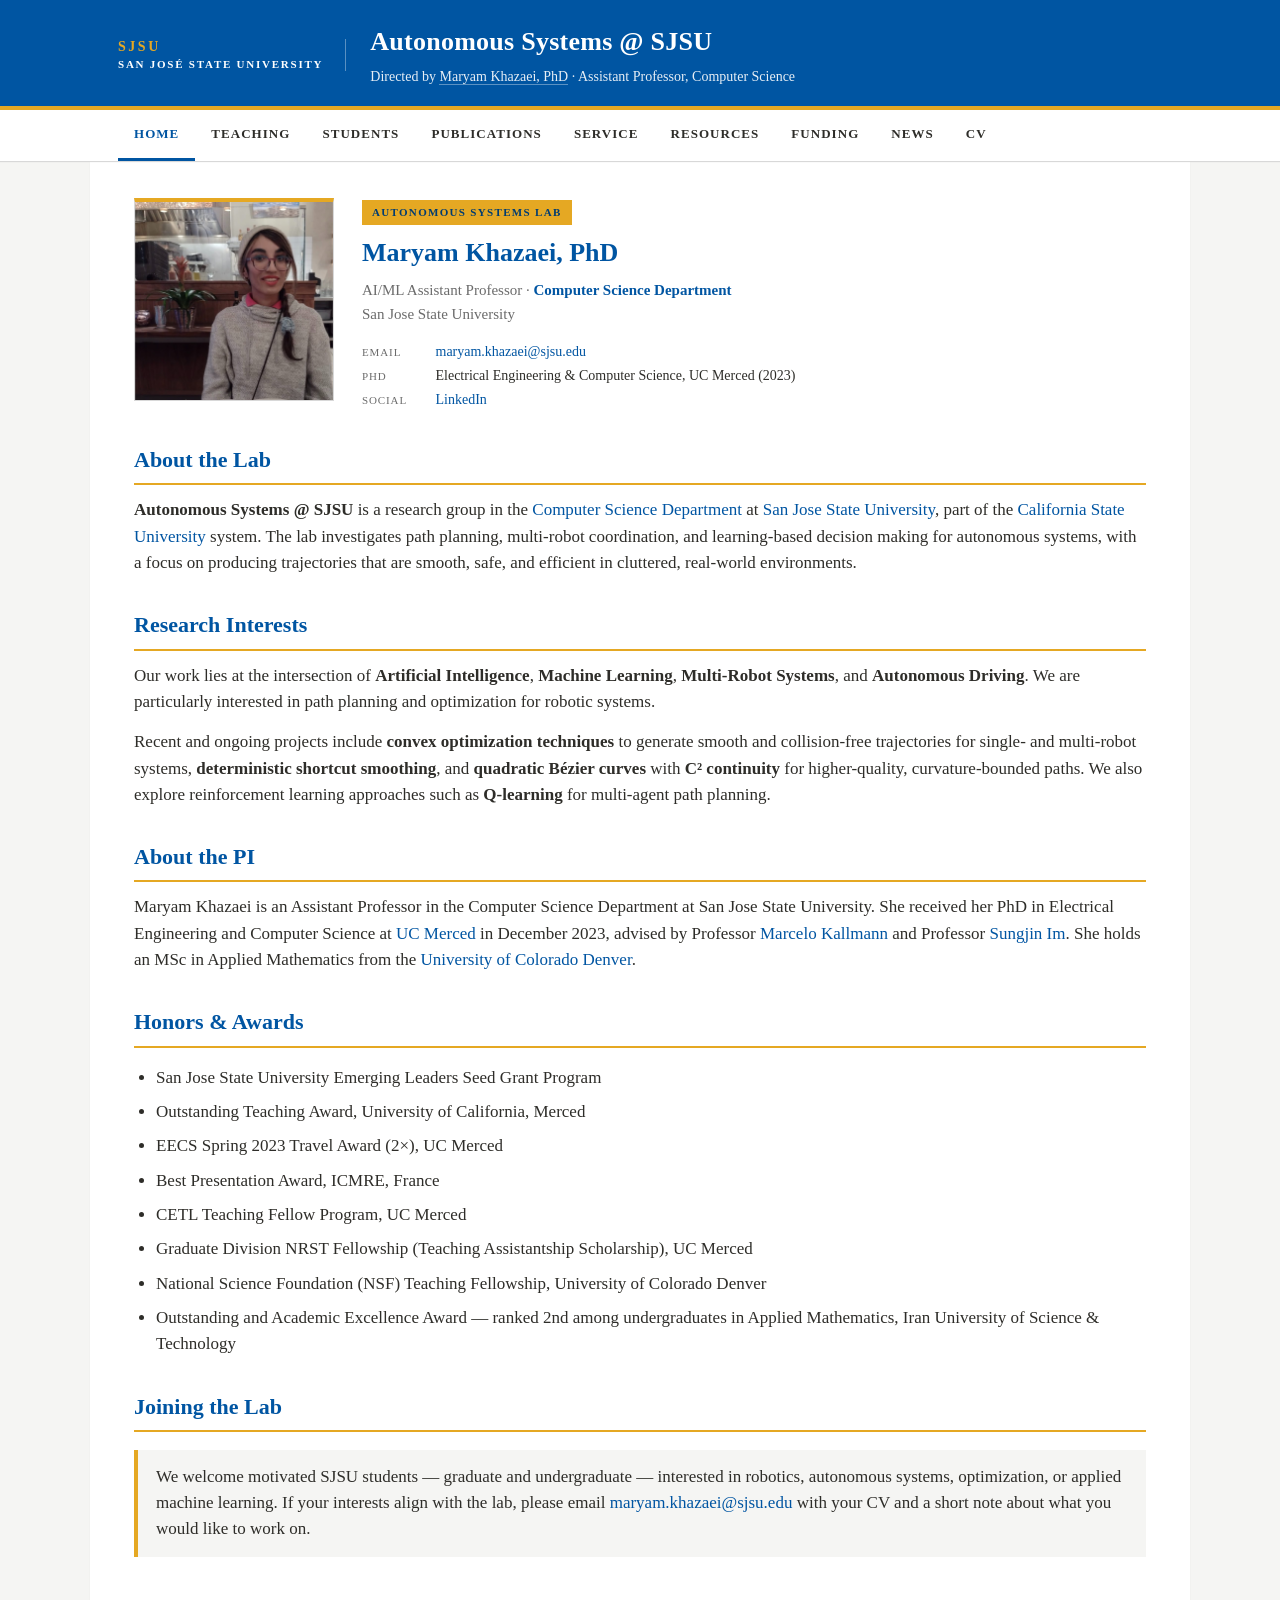
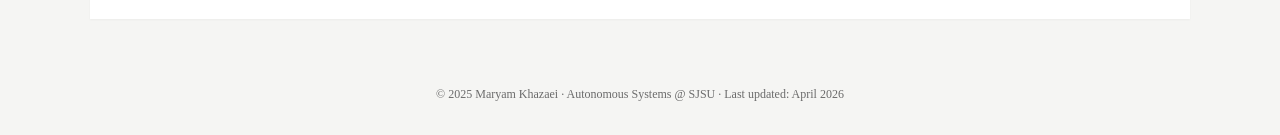
<file: index.html>
<!DOCTYPE html>
<html lang="en">
<head>
    <meta charset="UTF-8">
    <title>Autonomous Systems @ SJSU — Maryam Khazaei</title>
    <meta name="viewport" content="width=device-width, initial-scale=1">
    <meta name="author" content="Maryam Khazaei">
    <meta name="description" content="Autonomous Systems @ SJSU — research lab directed by Prof. Maryam Khazaei in the Computer Science Department at San Jose State University. Research on path planning, multi-robot systems, autonomous driving, and AI/ML.">
    <meta name="copyright" content="© 2025 Maryam Khazaei">
    <link rel="icon" type="image/x-icon" href="favicon.ico">
    <link rel="stylesheet" href="css/styles.css">
</head>
<body>

<header class="site-header">
    <div class="header-inner">
        <div class="brand-mark">SJSU<span>San José State University</span></div>
        <div class="titles">
            <h1><a href="index.html">Autonomous Systems @ SJSU</a></h1>
            <div class="pi">Directed by <a href="index.html">Maryam Khazaei, PhD</a> &middot; Assistant Professor, Computer Science</div>
        </div>
    </div>
</header>

<nav class="site-nav">
    <ul>
        <li><a href="index.html" class="active">Home</a></li>
        <li><a href="teaching.html">Teaching</a></li>
        <li><a href="students.html">Students</a></li>
        <li><a href="publications.html">Publications</a></li>
        <li><a href="service.html">Service</a></li>
        <li><a href="resources.html">Resources</a></li>
        <li><a href="funding.html">Funding</a></li>
        <li><a href="news.html">News</a></li>
        <li><a href="cv.html">CV</a></li>
    </ul>
</nav>

<main>

    <section class="profile">
        <img src="photos/profile-maryam-khazaei.jpg" alt="Maryam Khazaei">
        <div class="meta">
            <span class="lab-tag">Autonomous Systems Lab</span>
            <h2>Maryam Khazaei, PhD</h2>
            <div class="role">
                AI/ML Assistant Professor &middot;
                <span class="institution">Computer Science Department</span><br>
                San Jose State University
            </div>
            <div class="contact">
                <div><span class="label">Email</span> <a href="mailto:maryam.khazaei@sjsu.edu">maryam.khazaei@sjsu.edu</a></div>
                <div><span class="label">PhD</span> Electrical Engineering &amp; Computer Science, UC Merced (2023)</div>
                <div><span class="label">Social</span> <a href="https://www.linkedin.com/in/maryam-khazaei">LinkedIn</a></div>
            </div>
        </div>
    </section>

    <h2>About the Lab</h2>
    <p>
        <strong>Autonomous Systems @ SJSU</strong> is a research group in the
        <a href="https://www.sjsu.edu/cs/">Computer Science Department</a> at
        <a href="https://www.sjsu.edu/">San Jose State University</a>, part of the
        <a href="https://www.calstate.edu/">California State University</a> system.
        The lab investigates path planning, multi-robot coordination, and learning-based
        decision making for autonomous systems, with a focus on producing trajectories
        that are smooth, safe, and efficient in cluttered, real-world environments.
    </p>

    <h2>Research Interests</h2>
    <p>
        Our work lies at the intersection of <strong>Artificial Intelligence</strong>,
        <strong>Machine Learning</strong>, <strong>Multi-Robot Systems</strong>, and
        <strong>Autonomous Driving</strong>. We are particularly interested in path
        planning and optimization for robotic systems.
    </p>
    <p>
        Recent and ongoing projects include <strong>convex optimization techniques</strong>
        to generate smooth and collision-free trajectories for single- and multi-robot
        systems, <strong>deterministic shortcut smoothing</strong>, and
        <strong>quadratic Bézier curves</strong> with <strong>C² continuity</strong> for
        higher-quality, curvature-bounded paths. We also explore reinforcement learning
        approaches such as <strong>Q-learning</strong> for multi-agent path planning.
    </p>

    <h2>About the PI</h2>
    <p>
        Maryam Khazaei is an Assistant Professor in the Computer Science Department at
        San Jose State University. She received her PhD in Electrical Engineering and
        Computer Science at <a href="https://www.ucmerced.edu/">UC Merced</a> in
        December 2023, advised by Professor
        <a href="https://faculty.ucmerced.edu/mkallmann/index.html">Marcelo Kallmann</a>
        and Professor <a href="https://faculty.ucmerced.edu/sim3/">Sungjin Im</a>.
        She holds an MSc in Applied Mathematics from the
        <a href="https://www.ucdenver.edu/">University of Colorado Denver</a>.
    </p>

    <h2>Honors &amp; Awards</h2>
    <ul>
        <li>San Jose State University Emerging Leaders Seed Grant Program</li>
        <li>Outstanding Teaching Award, University of California, Merced</li>
        <li>EECS Spring 2023 Travel Award (2&times;), UC Merced</li>
        <li>Best Presentation Award, ICMRE, France</li>
        <li>CETL Teaching Fellow Program, UC Merced</li>
        <li>Graduate Division NRST Fellowship (Teaching Assistantship Scholarship), UC Merced</li>
        <li>National Science Foundation (NSF) Teaching Fellowship, University of Colorado Denver</li>
        <li>Outstanding and Academic Excellence Award &mdash; ranked 2nd among undergraduates in Applied Mathematics, Iran University of Science &amp; Technology</li>
    </ul>

    <h2>Joining the Lab</h2>
    <div class="callout">
        We welcome motivated SJSU students &mdash; graduate and undergraduate &mdash;
        interested in robotics, autonomous systems, optimization, or applied machine
        learning. If your interests align with the lab, please email
        <a href="mailto:maryam.khazaei@sjsu.edu">maryam.khazaei@sjsu.edu</a> with your
        CV and a short note about what you would like to work on.
    </div>

</main>

<footer class="site-footer">
    &copy; 2025 Maryam Khazaei &middot; Autonomous Systems @ SJSU &middot; Last updated: April 2026
</footer>

</body>
</html>
</file>
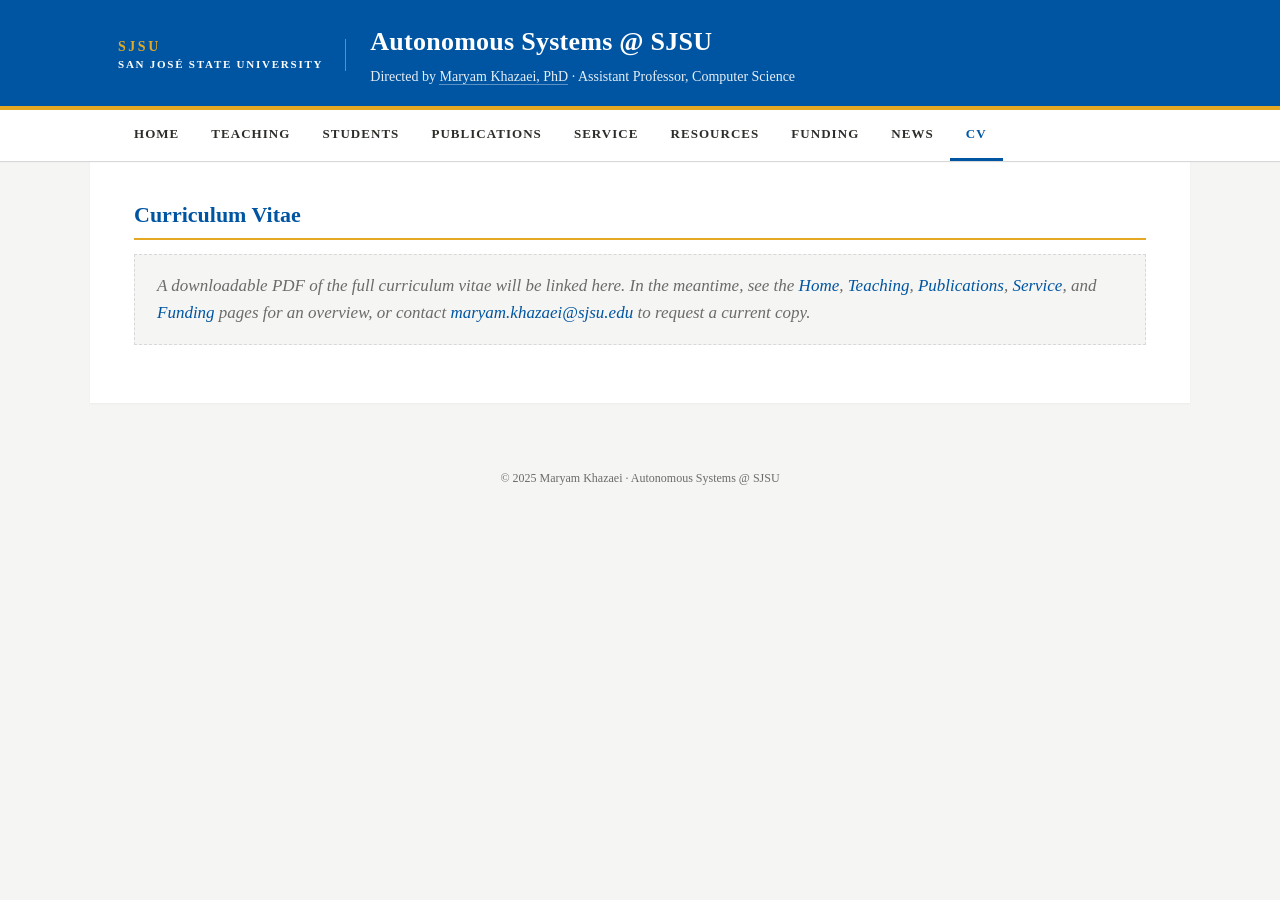
<file: cv.html>
<!DOCTYPE html>
<html lang="en">
<head>
    <meta charset="UTF-8">
    <title>CV — Autonomous Systems @ SJSU</title>
    <meta name="viewport" content="width=device-width, initial-scale=1">
    <meta name="description" content="Curriculum vitae of Maryam Khazaei, Autonomous Systems @ SJSU.">
    <link rel="icon" type="image/x-icon" href="favicon.ico">
    <link rel="stylesheet" href="css/styles.css">
</head>
<body>

<header class="site-header">
    <div class="header-inner">
        <div class="brand-mark">SJSU<span>San José State University</span></div>
        <div class="titles">
            <h1><a href="index.html">Autonomous Systems @ SJSU</a></h1>
            <div class="pi">Directed by <a href="index.html">Maryam Khazaei, PhD</a> &middot; Assistant Professor, Computer Science</div>
        </div>
    </div>
</header>

<nav class="site-nav">
    <ul>
        <li><a href="index.html">Home</a></li>
        <li><a href="teaching.html">Teaching</a></li>
        <li><a href="students.html">Students</a></li>
        <li><a href="publications.html">Publications</a></li>
        <li><a href="service.html">Service</a></li>
        <li><a href="resources.html">Resources</a></li>
        <li><a href="funding.html">Funding</a></li>
        <li><a href="news.html">News</a></li>
        <li><a href="cv.html" class="active">CV</a></li>
    </ul>
</nav>

<main>

    <h2>Curriculum Vitae</h2>
    <p class="placeholder">A downloadable PDF of the full curriculum vitae will be linked here. In the meantime, see the
        <a href="index.html">Home</a>, <a href="teaching.html">Teaching</a>,
        <a href="publications.html">Publications</a>, <a href="service.html">Service</a>, and
        <a href="funding.html">Funding</a> pages for an overview, or contact
        <a href="mailto:maryam.khazaei@sjsu.edu">maryam.khazaei@sjsu.edu</a> to request a current copy.
    </p>

</main>

<footer class="site-footer">
    &copy; 2025 Maryam Khazaei &middot; Autonomous Systems @ SJSU
</footer>

</body>
</html>
</file>
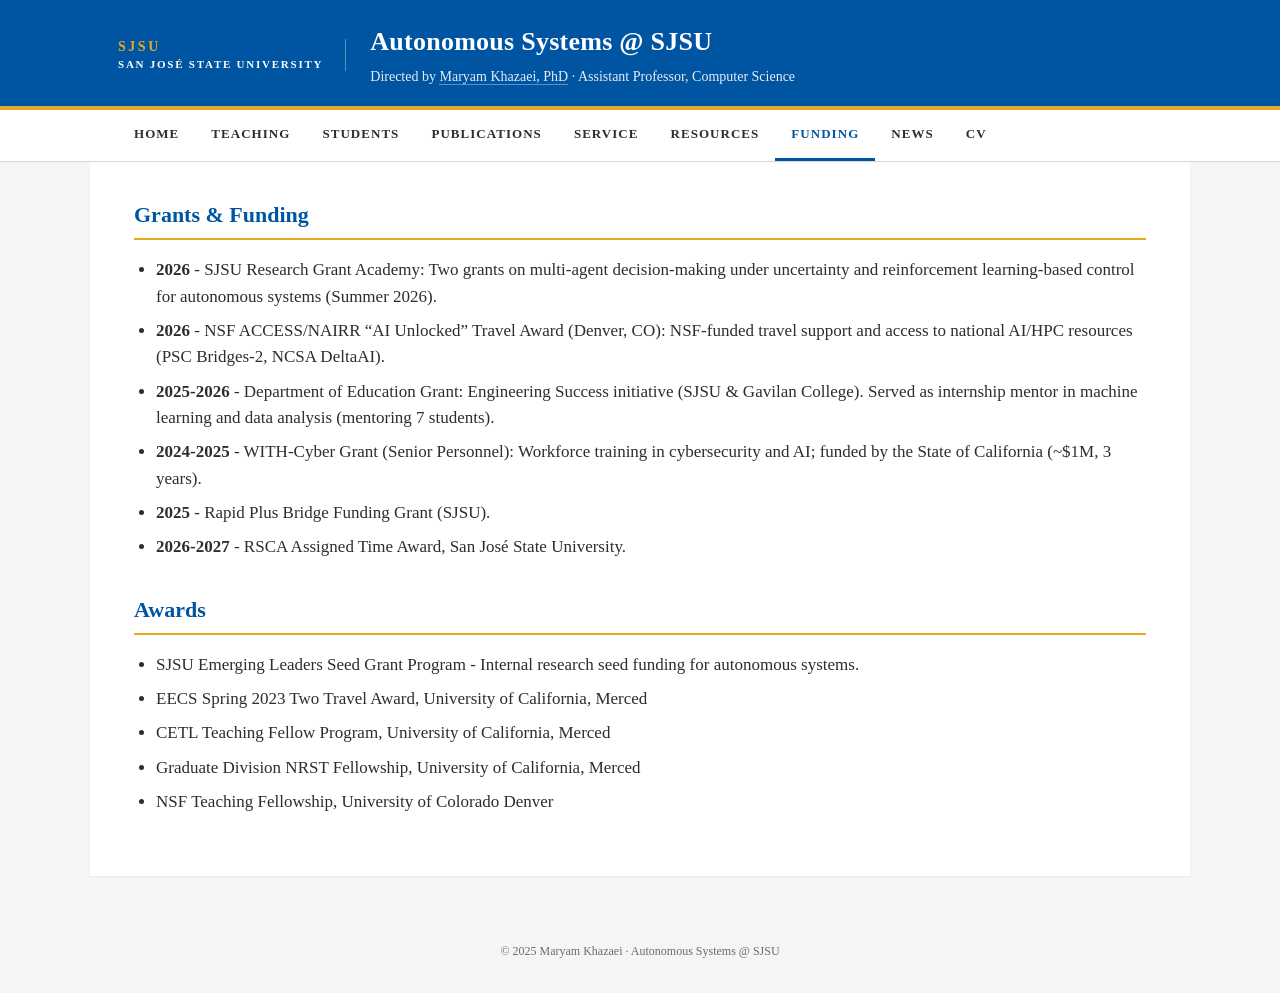
<file: funding.html>
<!DOCTYPE html>
<html lang="en">
<head>
    <meta charset="UTF-8">
    <title>Funding — Autonomous Systems @ SJSU</title>
    <meta name="viewport" content="width=device-width, initial-scale=1">
    <meta name="description" content="Grants and funding supporting the Autonomous Systems @ SJSU lab.">
    <link rel="icon" type="image/x-icon" href="favicon.ico">
    <link rel="stylesheet" href="css/styles.css">
</head>
<body>

<header class="site-header">
    <div class="header-inner">
        <div class="brand-mark">SJSU<span>San José State University</span></div>
        <div class="titles">
            <h1><a href="index.html">Autonomous Systems @ SJSU</a></h1>
            <div class="pi">Directed by <a href="index.html">Maryam Khazaei, PhD</a> &middot; Assistant Professor, Computer Science</div>
        </div>
    </div>
</header>

<nav class="site-nav">
    <ul>
        <li><a href="index.html">Home</a></li>
        <li><a href="teaching.html">Teaching</a></li>
        <li><a href="students.html">Students</a></li>
        <li><a href="publications.html">Publications</a></li>
        <li><a href="service.html">Service</a></li>
        <li><a href="resources.html">Resources</a></li>
        <li><a href="funding.html" class="active">Funding</a></li>
        <li><a href="news.html">News</a></li>
        <li><a href="cv.html">CV</a></li>
    </ul>
</nav>

<main>

<h2>Grants &amp; Funding</h2>
<ul>
    <li><strong>2026</strong> - SJSU Research Grant Academy: Two grants on multi-agent decision-making under uncertainty and reinforcement learning-based control for autonomous systems (Summer 2026).</li>

    <li><strong>2026</strong> - NSF ACCESS/NAIRR “AI Unlocked” Travel Award (Denver, CO): NSF-funded travel support and access to national AI/HPC resources (PSC Bridges-2, NCSA DeltaAI).</li>

    <li><strong>2025-2026</strong> - Department of Education Grant: Engineering Success initiative (SJSU & Gavilan College). Served as internship mentor in machine learning and data analysis (mentoring 7 students).</li>

    <li><strong>2024-2025</strong> - WITH-Cyber Grant (Senior Personnel): Workforce training in cybersecurity and AI; funded by the State of California (~$1M, 3 years).</li>

    <li><strong>2025</strong> - Rapid Plus Bridge Funding Grant (SJSU).</li>

    <li><strong>2026-2027</strong> - RSCA Assigned Time Award, San José State University.</li>
</ul>

<h2>Awards</h2>
<ul>
    <li>SJSU Emerging Leaders Seed Grant Program - Internal research seed funding for autonomous systems.</li>

    <li>EECS Spring 2023 Two Travel Award, University of California, Merced</li>

    <li>CETL Teaching Fellow Program, University of California, Merced</li>

    <li>Graduate Division NRST Fellowship, University of California, Merced</li>

    <li>NSF Teaching Fellowship, University of Colorado Denver</li>
</ul>

</main>
<footer class="site-footer">
    &copy; 2025 Maryam Khazaei &middot; Autonomous Systems @ SJSU
</footer>

</body>
</html>
</file>
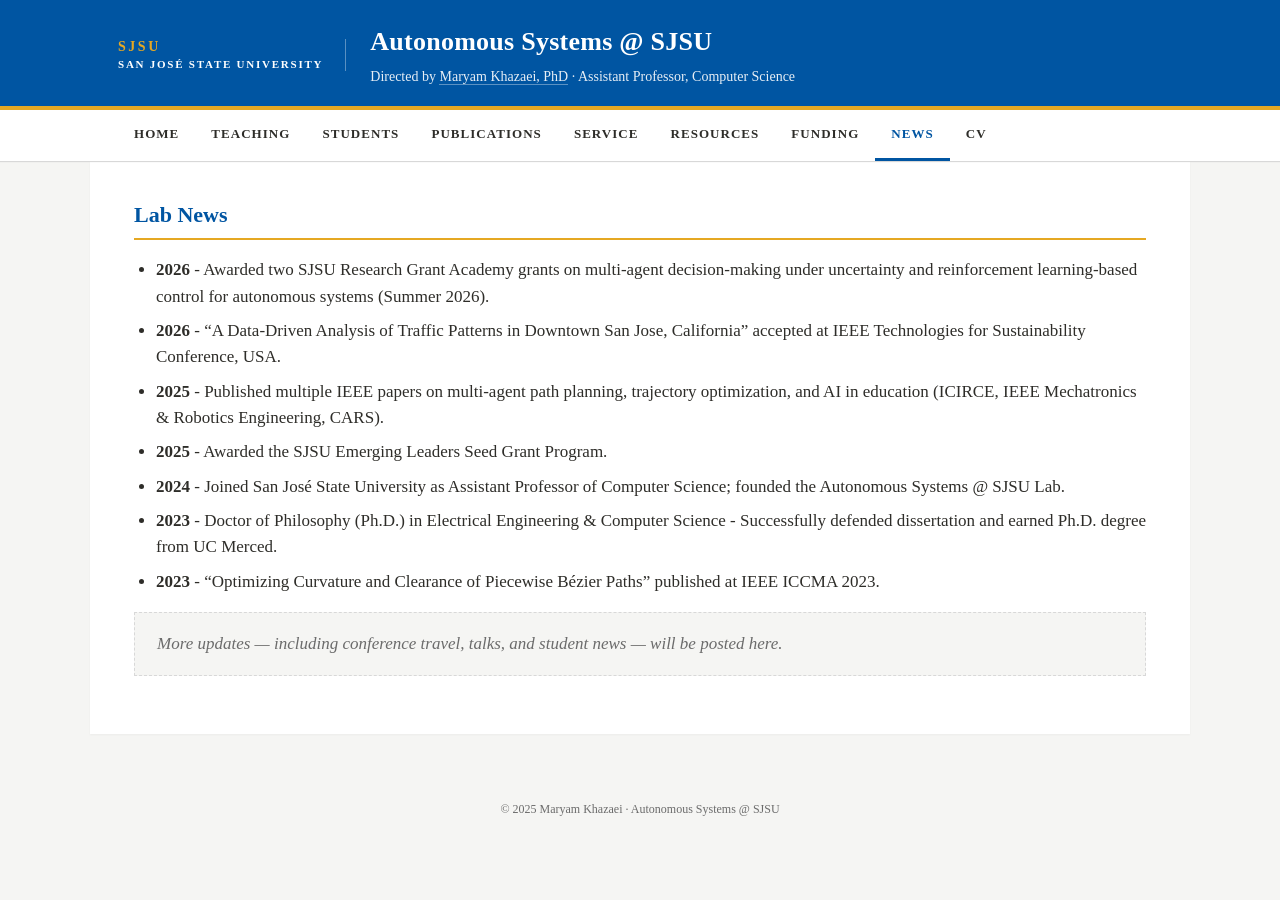
<file: news.html>
<!DOCTYPE html>
<html lang="en">
<head>
    <meta charset="UTF-8">
    <title>News — Autonomous Systems @ SJSU</title>
    <meta name="viewport" content="width=device-width, initial-scale=1">
    <meta name="description" content="News and updates from the Autonomous Systems @ SJSU lab.">
    <link rel="icon" type="image/x-icon" href="favicon.ico">
    <link rel="stylesheet" href="css/styles.css">
</head>
<body>

<header class="site-header">
    <div class="header-inner">
        <div class="brand-mark">SJSU<span>San José State University</span></div>
        <div class="titles">
            <h1><a href="index.html">Autonomous Systems @ SJSU</a></h1>
            <div class="pi">Directed by <a href="index.html">Maryam Khazaei, PhD</a> &middot; Assistant Professor, Computer Science</div>
        </div>
    </div>
</header>

<nav class="site-nav">
    <ul>
        <li><a href="index.html">Home</a></li>
        <li><a href="teaching.html">Teaching</a></li>
        <li><a href="students.html">Students</a></li>
        <li><a href="publications.html">Publications</a></li>
        <li><a href="service.html">Service</a></li>
        <li><a href="resources.html">Resources</a></li>
        <li><a href="funding.html">Funding</a></li>
        <li><a href="news.html" class="active">News</a></li>
        <li><a href="cv.html">CV</a></li>
    </ul>
</nav>

<main>

    <h2>Lab News</h2>

 <ul>
    <li><strong>2026</strong> - Awarded two SJSU Research Grant Academy grants on multi-agent decision-making under uncertainty and reinforcement learning-based control for autonomous systems (Summer 2026).</li>
      <li><strong>2026</strong> - “A Data-Driven Analysis of Traffic Patterns in Downtown San Jose, California” accepted at IEEE Technologies for Sustainability Conference, USA.</li>
    <li><strong>2025</strong> - Published multiple IEEE papers on multi-agent path planning, trajectory optimization, and AI in education (ICIRCE, IEEE Mechatronics & Robotics Engineering, CARS).</li>
    <li><strong>2025</strong> - Awarded the SJSU Emerging Leaders Seed Grant Program.</li>
    <li><strong>2024</strong> - Joined San José State University as Assistant Professor of Computer Science; founded the Autonomous Systems @ SJSU Lab.</li>
    <li><strong>2023</strong> - Doctor of Philosophy (Ph.D.) in Electrical Engineering &amp; Computer Science - Successfully defended dissertation and earned Ph.D. degree from UC Merced.</li>
    <li><strong>2023</strong> - “Optimizing Curvature and Clearance of Piecewise Bézier Paths” published at IEEE ICCMA 2023.</li>
</ul>

    <p class="placeholder">More updates &mdash; including conference travel, talks, and student news &mdash; will be posted here.</p>

</main>

<footer class="site-footer">
    &copy; 2025 Maryam Khazaei &middot; Autonomous Systems @ SJSU
</footer>

</body>
</html>
</file>
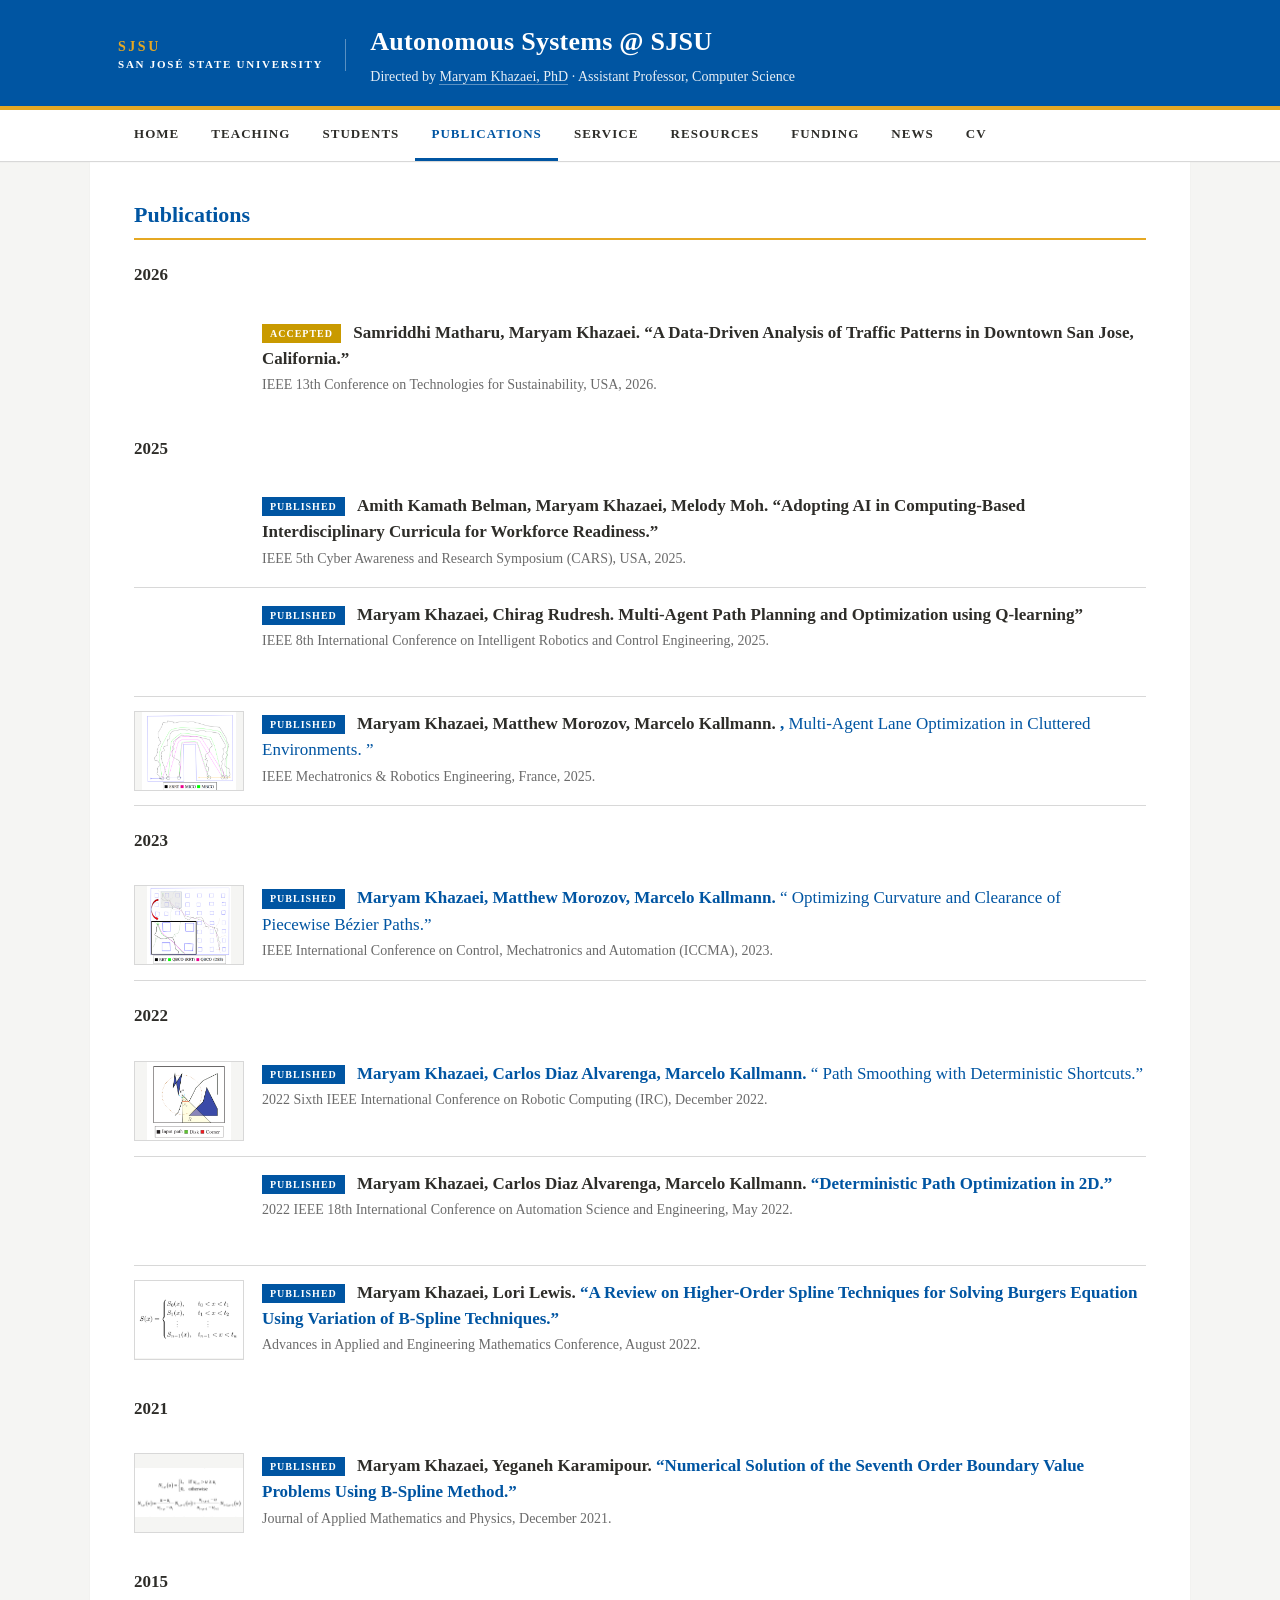
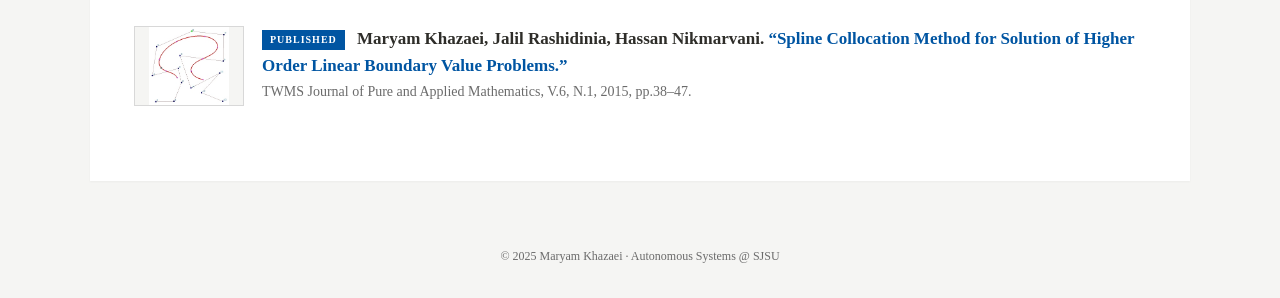
<file: publications.html>
<!DOCTYPE html>
<html lang="en">
<head>
    <meta charset="UTF-8">
    <title>Publications — Autonomous Systems @ SJSU</title>
    <meta name="viewport" content="width=device-width, initial-scale=1">
    <meta name="description" content="Publications by Maryam Khazaei and the Autonomous Systems @ SJSU lab.">
    <link rel="icon" type="image/x-icon" href="favicon.ico">
    <link rel="stylesheet" href="css/styles.css">
</head>
<body>

<header class="site-header">
    <div class="header-inner">
        <div class="brand-mark">SJSU<span>San José State University</span></div>
        <div class="titles">
            <h1><a href="index.html">Autonomous Systems @ SJSU</a></h1>
            <div class="pi">Directed by <a href="index.html">Maryam Khazaei, PhD</a> &middot; Assistant Professor, Computer Science</div>
        </div>
    </div>
</header>

<nav class="site-nav">
    <ul>
        <li><a href="index.html">Home</a></li>
        <li><a href="teaching.html">Teaching</a></li>
        <li><a href="students.html">Students</a></li>
        <li><a href="publications.html" class="active">Publications</a></li>
        <li><a href="service.html">Service</a></li>
        <li><a href="resources.html">Resources</a></li>
        <li><a href="funding.html">Funding</a></li>
        <li><a href="news.html">News</a></li>
        <li><a href="cv.html">CV</a></li>
    </ul>
</nav>

<main>

    <h2>Publications</h2>

    <h3>2026</h3>
    <ul class="pub-list">
        <li>
            <div class="pub-preview empty"></div>
            <div class="pub-body">
                <span class="pub-status accepted">Accepted</span>
                <span class="pub-title">Samriddhi Matharu, Maryam Khazaei. &ldquo;A Data-Driven Analysis of Traffic Patterns in Downtown San Jose, California.&rdquo;</span>
                <span class="pub-venue">IEEE 13th Conference on Technologies for Sustainability, USA, 2026.</span>
            </div>
        </li>
    </ul>

    <h3>2025</h3>
    <ul class="pub-list">
        <li>
            <div class="pub-preview empty"></div>
            <div class="pub-body">
                <span class="pub-status">Published</span>
                <span class="pub-title">Amith Kamath Belman, Maryam Khazaei, Melody Moh. &ldquo;Adopting AI in Computing-Based Interdisciplinary Curricula for Workforce Readiness.&rdquo;</span>
                <span class="pub-venue">IEEE 5th Cyber Awareness and Research Symposium (CARS), USA, 2025.</span>
            </div>
        </li>
        <li>
            <div class="pub-preview empty"></div>
            <div class="pub-body">
                <span class="pub-status">Published</span>
                <span class="pub-title">Maryam Khazaei, Chirag Rudresh. Multi-Agent Path Planning and Optimization using Q-learning&rdquo;</span>
                <span class="pub-venue">IEEE 8th International Conference on Intelligent Robotics and Control Engineering, 2025.</span>
            </div>
        </li>
        <li>
            <div class="pub-preview"><img src="photos/preview-multiagent.png" alt=""></div> 
            <div class="pub-body">
                <span class="pub-status">Published</span>
                <span class="pub-title">Maryam Khazaei, Matthew Morozov, Marcelo Kallmann. <a href="https://ieeexplore.ieee.org/stamp/stamp.jsp?tp=&arnumber=10976314">, </span> Multi-Agent Lane Optimization in Cluttered Environments. &rdquo;</span>
                <span class="pub-venue">IEEE Mechatronics &amp; Robotics Engineering, France, 2025.</span>
            </div>
        </li>
    </ul>

    <h3>2023</h3>
    <ul class="pub-list">
        <li>
            <div class="pub-preview"><img src="photos/preview-bezier-curvature.png" alt=""></div>
            <div class="pub-body">
                <span class="pub-status">Published</span>
                <span class="pub-title">Maryam Khazaei, Matthew Morozov, Marcelo Kallmann. <a href="https://ieeexplore.ieee.org/stamp/stamp.jsp?tp=&arnumber=10374982">&ldquo; Optimizing Curvature and Clearance of Piecewise Bézier Paths.&rdquo;</span>
                <span class="pub-venue">IEEE International Conference on Control, Mechatronics and Automation (ICCMA), 2023.</span>
            </div>
        </li>
    </ul>

    <h3>2022</h3>
    <ul class="pub-list">
        <li>
            <div class="pub-preview"><img src="photos/preview-deterministic-shortcuts.png" alt=""></div>
            <div class="pub-body">
                <span class="pub-status">Published</span>
                <span class="pub-title">Maryam Khazaei, Carlos Diaz Alvarenga, Marcelo Kallmann. <a href="papers/Path%20Smoothing%20with%20Deterministic%20Shortcuts%20-%20IRC%202022.pdf">&ldquo; Path Smoothing with Deterministic Shortcuts.&rdquo;</a></span>
                <span class="pub-venue">2022 Sixth IEEE International Conference on Robotic Computing (IRC), December 2022.</span>
            </div>
        </li>
        <li>
            <div class="pub-preview empty"></div>
            <div class="pub-body">
                <span class="pub-status">Published</span>
                <span class="pub-title">Maryam Khazaei, Carlos Diaz Alvarenga, Marcelo Kallmann. <a href="papers/Deterministic%20Path%20Optimization%20in%202D%20-%20CASE%202022.pdf">&ldquo;Deterministic Path Optimization in 2D.&rdquo;</a></span>
                <span class="pub-venue">2022 IEEE 18th International Conference on Automation Science and Engineering, May 2022.</span>
            </div>
        </li>
        <li>
            <div class="pub-preview"><img src="photos/preview-spline-techniques.png" alt=""></div>
            <div class="pub-body">
                <span class="pub-status">Published</span>
                <span class="pub-title">Maryam Khazaei, Lori Lewis. <a href="papers/A%20Review%20on%20Higher%20Order%20Spline%20Techniques%20for%20Solving%20Burgers%20Equation%20using%20B-Spline%20methods%20and%20Variation%20of%20B-Spline%20Techniques%20-%20JACS%202022.pdf">&ldquo;A Review on Higher-Order Spline Techniques for Solving Burgers Equation Using Variation of B-Spline Techniques.&rdquo;</a></span>
                <span class="pub-venue">Advances in Applied and Engineering Mathematics Conference, August 2022.</span>
            </div>
        </li>
    </ul>

    <h3>2021</h3>
    <ul class="pub-list">
        <li>
            <div class="pub-preview"><img src="photos/preview-boundary-value.png" alt=""></div>
            <div class="pub-body">
                <span class="pub-status">Published</span>
                <span class="pub-title">Maryam Khazaei, Yeganeh Karamipour. <a href="papers/Numerical%20Solution%20of%20the%20Seventh%20Order%20Boundary%20Value%20Problems%20Using%20B-Spline%20Method%20-%20JAMP%202021.pdf">&ldquo;Numerical Solution of the Seventh Order Boundary Value Problems Using B-Spline Method.&rdquo;</a></span>
                <span class="pub-venue">Journal of Applied Mathematics and Physics, December 2021.</span>
            </div>
        </li>
    </ul>

    <h3>2015</h3>
    <ul class="pub-list">
        <li>
            <div class="pub-preview"><img src="photos/preview-spline-colocation.jpg" alt=""></div>
            <div class="pub-body">
                <span class="pub-status">Published</span>
                <span class="pub-title">Maryam Khazaei, Jalil Rashidinia, Hassan Nikmarvani. <a href="papers/Spline%20Collocation%20Method%20for%20Solution%20of%20Higher%20Order%20Linear%20Boundary%20Value%20Problems%20-%20TWMS%202015.pdf">&ldquo;Spline Collocation Method for Solution of Higher Order Linear Boundary Value Problems.&rdquo;</a></span>
                <span class="pub-venue">TWMS Journal of Pure and Applied Mathematics, V.6, N.1, 2015, pp.38&ndash;47.</span>
            </div>
        </li>
    </ul>

</main>

<footer class="site-footer">
    &copy; 2025 Maryam Khazaei &middot; Autonomous Systems @ SJSU
</footer>

</body>
</html>
</file>
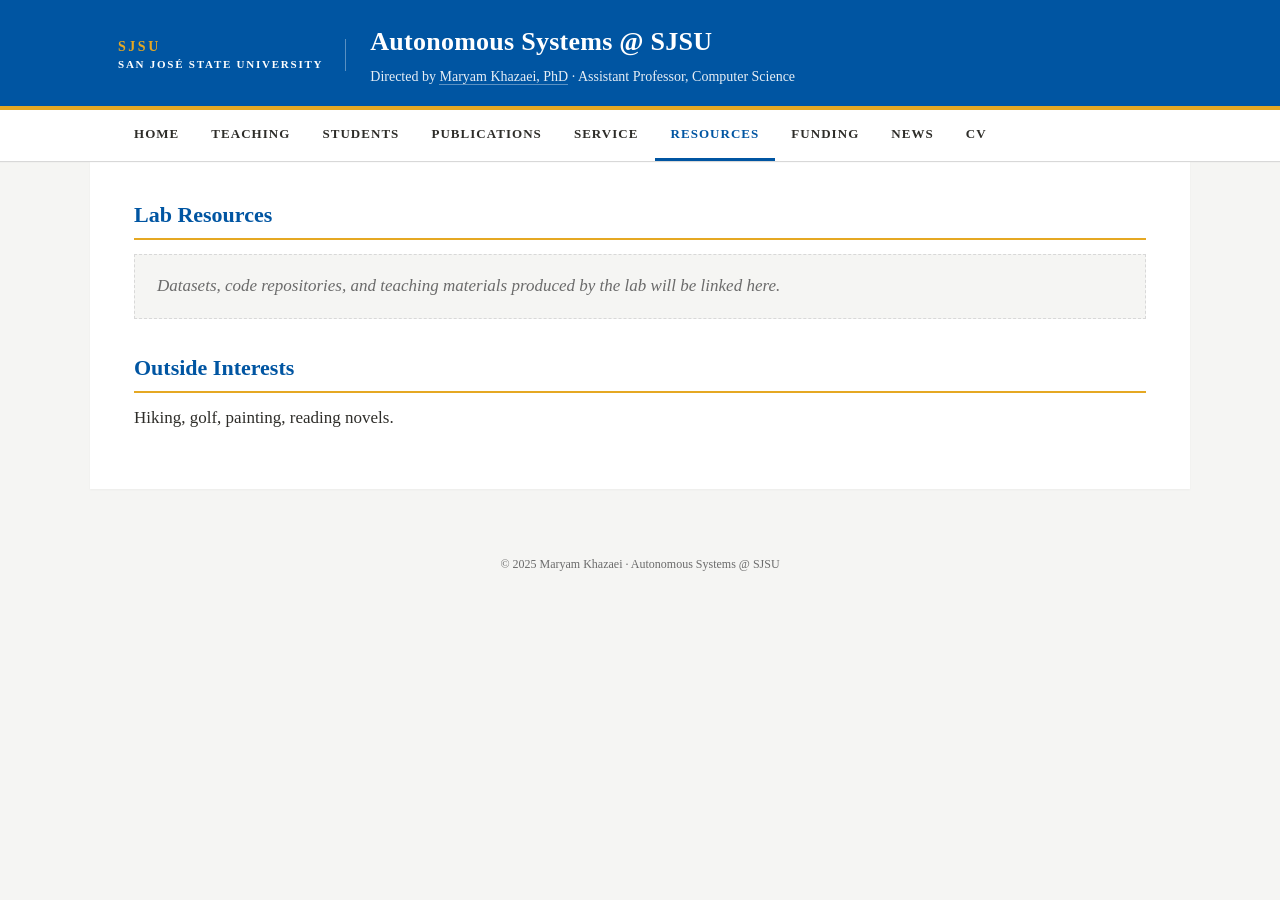
<file: resources.html>
<!DOCTYPE html>
<html lang="en">
<head>
    <meta charset="UTF-8">
    <title>Resources — Autonomous Systems @ SJSU</title>
    <meta name="viewport" content="width=device-width, initial-scale=1">
    <meta name="description" content="Resources, skills, and certifications — Autonomous Systems @ SJSU.">
    <link rel="icon" type="image/x-icon" href="favicon.ico">
    <link rel="stylesheet" href="css/styles.css">
</head>
<body>

<header class="site-header">
    <div class="header-inner">
        <div class="brand-mark">SJSU<span>San José State University</span></div>
        <div class="titles">
            <h1><a href="index.html">Autonomous Systems @ SJSU</a></h1>
            <div class="pi">Directed by <a href="index.html">Maryam Khazaei, PhD</a> &middot; Assistant Professor, Computer Science</div>
        </div>
    </div>
</header>

<nav class="site-nav">
    <ul>
        <li><a href="index.html">Home</a></li>
        <li><a href="teaching.html">Teaching</a></li>
        <li><a href="students.html">Students</a></li>
        <li><a href="publications.html">Publications</a></li>
        <li><a href="service.html">Service</a></li>
        <li><a href="resources.html" class="active">Resources</a></li>
        <li><a href="funding.html">Funding</a></li>
        <li><a href="news.html">News</a></li>
        <li><a href="cv.html">CV</a></li>
    </ul>
</nav>

<main>


    <h2>Lab Resources</h2>
    <p class="placeholder">Datasets, code repositories, and teaching materials produced by the lab will be linked here.</p>

    <h2>Outside Interests</h2>
    <p>Hiking, golf, painting, reading novels.</p>

</main>

<footer class="site-footer">
    &copy; 2025 Maryam Khazaei &middot; Autonomous Systems @ SJSU
</footer>

</body>
</html>
</file>
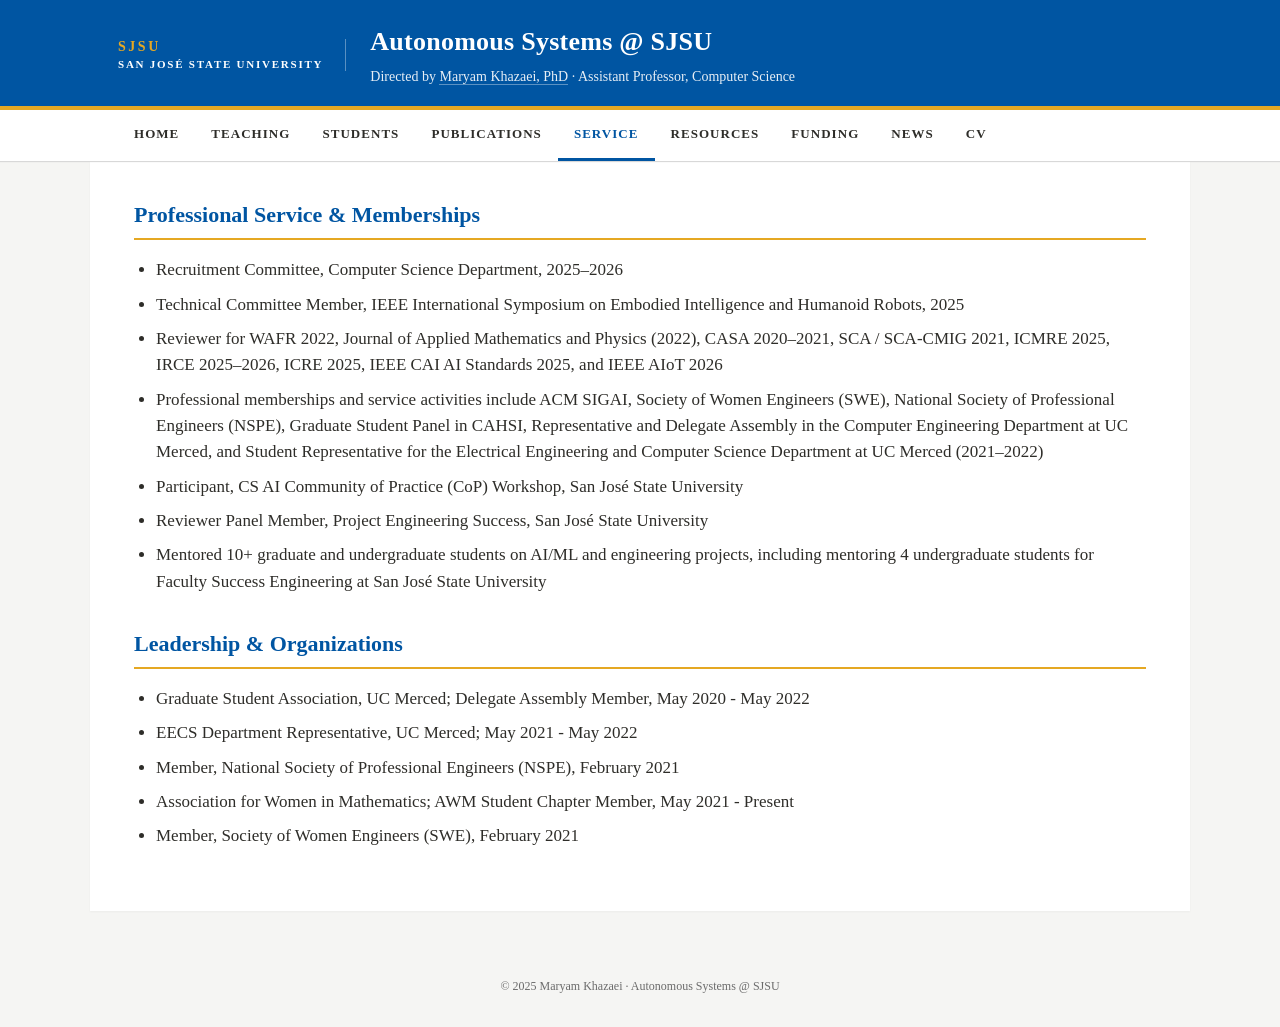
<file: service.html>
<!DOCTYPE html>
<html lang="en">
<head>
    <meta charset="UTF-8">
    <title>Service — Autonomous Systems @ SJSU</title>
    <meta name="viewport" content="width=device-width, initial-scale=1">
    <meta name="description" content="Professional service, reviewing, and leadership — Maryam Khazaei.">
    <link rel="icon" type="image/x-icon" href="favicon.ico">
    <link rel="stylesheet" href="css/styles.css">
</head>
<body>

<header class="site-header">
    <div class="header-inner">
        <div class="brand-mark">SJSU<span>San José State University</span></div>
        <div class="titles">
            <h1><a href="index.html">Autonomous Systems @ SJSU</a></h1>
            <div class="pi">Directed by <a href="index.html">Maryam Khazaei, PhD</a> &middot; Assistant Professor, Computer Science</div>
        </div>
    </div>
</header>

<nav class="site-nav">
    <ul>
        <li><a href="index.html">Home</a></li>
        <li><a href="teaching.html">Teaching</a></li>
        <li><a href="students.html">Students</a></li>
        <li><a href="publications.html">Publications</a></li>
        <li><a href="service.html" class="active">Service</a></li>
        <li><a href="resources.html">Resources</a></li>
        <li><a href="funding.html">Funding</a></li>
        <li><a href="news.html">News</a></li>
        <li><a href="cv.html">CV</a></li>
    </ul>
</nav>

<main>

<h2>Professional Service &amp; Memberships</h2>
<ul>
    <li> Recruitment Committee, Computer Science Department, 2025&ndash;2026</li>
    <li>Technical Committee Member, IEEE International Symposium on Embodied Intelligence and Humanoid Robots, 2025</li>

    <li> Reviewer for WAFR 2022, Journal of Applied Mathematics and Physics (2022), CASA 2020&ndash;2021, SCA / SCA-CMIG 2021, ICMRE 2025, IRCE 2025&ndash;2026, ICRE 2025, IEEE CAI AI Standards 2025, and IEEE AIoT 2026
    </li>

    <li>
        Professional memberships and service activities include ACM SIGAI, Society of Women Engineers (SWE), National Society of Professional Engineers (NSPE), Graduate Student Panel in CAHSI, Representative and Delegate Assembly in the Computer Engineering Department at UC Merced, and Student Representative for the Electrical Engineering and Computer Science Department at UC Merced (2021&ndash;2022)
    </li>

    <li>Participant, CS AI Community of Practice (CoP) Workshop, San Jos&eacute; State University</li>

    <li>Reviewer Panel Member, Project Engineering Success, San Jos&eacute; State University</li>

    <li>Mentored 10+ graduate and undergraduate students on AI/ML and engineering projects, including mentoring 4 undergraduate students for Faculty Success Engineering at San Jos&eacute; State University</li>
</ul>

    <h2>Leadership &amp; Organizations</h2>
    <ul>
        <li>Graduate Student Association, UC Merced; Delegate Assembly Member, May 2020 - May 2022</li>
        <li>EECS Department Representative, UC Merced; May 2021 - May 2022</li>
        <li>Member, National Society of Professional Engineers (NSPE), February 2021</li>
        <li>Association for Women in Mathematics; AWM Student Chapter Member, May 2021 - Present</li>
        <li>Member, Society of Women Engineers (SWE), February 2021</li>
    </ul>

</main>

<footer class="site-footer">
    &copy; 2025 Maryam Khazaei &middot; Autonomous Systems @ SJSU
</footer>

</body>
</html>
</file>
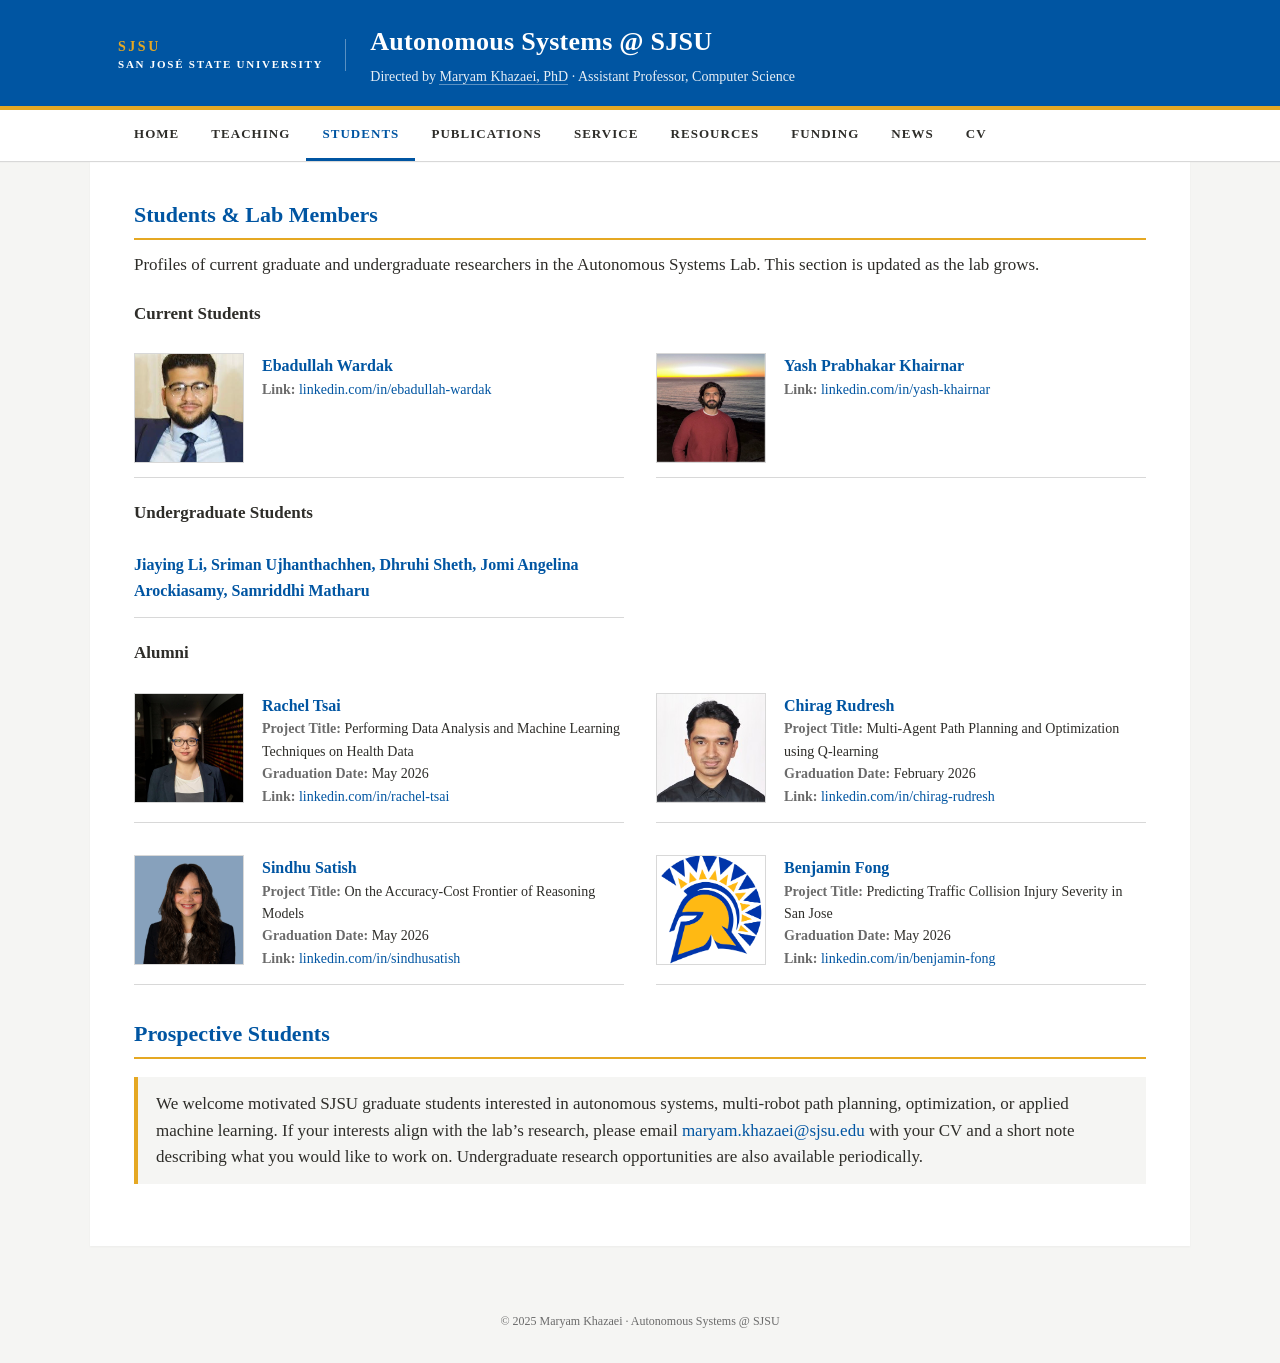
<file: students.html>
<!DOCTYPE html>
<html lang="en">
<head>
    <meta charset="UTF-8">
    <title>Students — Autonomous Systems @ SJSU</title>
    <meta name="viewport" content="width=device-width, initial-scale=1">
    <meta name="description" content="Students and lab members — Autonomous Systems @ SJSU.">
    <link rel="icon" type="image/x-icon" href="favicon.ico">
    <link rel="stylesheet" href="css/styles.css">
</head>
<body>

<header class="site-header">
    <div class="header-inner">
        <div class="brand-mark">SJSU<span>San José State University</span></div>
        <div class="titles">
            <h1><a href="index.html">Autonomous Systems @ SJSU</a></h1>
            <div class="pi">Directed by <a href="index.html">Maryam Khazaei, PhD</a> &middot; Assistant Professor, Computer Science</div>
        </div>
    </div>
</header>

<nav class="site-nav">
    <ul>
        <li><a href="index.html">Home</a></li>
        <li><a href="teaching.html">Teaching</a></li>
        <li><a href="students.html" class="active">Students</a></li>
        <li><a href="publications.html">Publications</a></li>
        <li><a href="service.html">Service</a></li>
        <li><a href="resources.html">Resources</a></li>
        <li><a href="funding.html">Funding</a></li>
        <li><a href="news.html">News</a></li>
        <li><a href="cv.html">CV</a></li>
    </ul>
</nav>

<main>

    <h2>Students &amp; Lab Members</h2>
    <p>Profiles of current graduate and undergraduate researchers in the Autonomous Systems Lab. This section is updated as the lab grows.</p>

    <h3>Current Students</h3>
    <ul class="student-list">
        
                </li>
                <li>
            <img src="photos/profile-ebadullah-wardak.jpeg" alt="Ebadullah Wardak">
            <div class="student-info">
                <div class="name">Ebadullah Wardak</div>
                <div><span class="label">Link:</span> <a href="https://www.linkedin.com/in/ebadullah-w-9060841a1/">linkedin.com/in/ebadullah-wardak</a></div>
            </div>
        </li>

         <li>
            <img src="photos/profile-yash-prabhakar-khairnar.jpg" alt=" Yash Prabhakar Khairnar">
            <div class="student-info">
                <div class="name">Yash Prabhakar Khairnar</div>
                <div><span class="label">Link:</span> <a href="https://www.linkedin.com/in/yashkhairnar11/">linkedin.com/in/yash-khairnar</a></div>
            </div>
        </li>
       

    </ul>

     <h3>Undergraduate Students</h3>
    <ul class="student-list">
        
                </li>
                <li>
          
            <div class="student-info">
                <div class="name">Jiaying Li, Sriman Ujhanthachhen, Dhruhi Sheth, Jomi Angelina Arockiasamy, Samriddhi Matharu </div>

        </li>
    </ul>

<h3>Alumni</h3>

<ul class="student-list">

    <li>
        <img src="photos/profile-rachel-tsai.jpg" alt="Rachel Tsai">

        <div class="student-info">
            <div class="name">Rachel Tsai</div>

            <div>
                <span class="label">Project Title:</span>
                Performing Data Analysis and Machine Learning Techniques on Health Data
            </div>

            <div>
                <span class="label">Graduation Date:</span>
                May 2026
            </div>

            <div>
                <span class="label">Link:</span>
                <a href="https://www.linkedin.com/in/rachel-tsai" target="_blank">
                    linkedin.com/in/rachel-tsai
                </a>
            </div>
        </div>
    </li>

    <li>
        <img src="photos/profile-chirag-rudresh.jpg" alt="Chirag Rudresh">

        <div class="student-info">
            <div class="name">Chirag Rudresh</div>

            <div>
                <span class="label">Project Title:</span>
                Multi-Agent Path Planning and Optimization using Q-learning
            </div>

            <div>
                <span class="label">Graduation Date:</span>
                February 2026
            </div>

            <div>
                <span class="label">Link:</span>
                <a href="https://www.linkedin.com/in/chirag-rudresh" target="_blank">
                    linkedin.com/in/chirag-rudresh
                </a>
            </div>
        </div>
    </li>

    <li>
        <img src="photos/profile-sindhu-satish.png" alt="Sindhu Satish">

        <div class="student-info">
            <div class="name">Sindhu Satish</div>

            <div>
                <span class="label">Project Title:</span>
                On the Accuracy-Cost Frontier of Reasoning Models
            </div>

            <div>
                <span class="label">Graduation Date:</span>
                May 2026
            </div>

            <div>
                <span class="label">Link:</span>
                <a href="https://www.linkedin.com/in/sindhusatish/" target="_blank">
                    linkedin.com/in/sindhusatish
                </a>
            </div>
        </div>
    </li>

    <li>
        <img src="photos/profile-sjsu.png" alt="Benjamin Fong">

        <div class="student-info">
            <div class="name">Benjamin Fong</div>

            <div>
                <span class="label">Project Title:</span>
                Predicting Traffic Collision Injury Severity in San Jose
            </div>

            <div>
                <span class="label">Graduation Date:</span>
                May 2026
            </div>

            <div>
                <span class="label">Link:</span>
                <a href="https://www.linkedin.com/in/benjamin-fong-52ba76183/" target="_blank">
                    linkedin.com/in/benjamin-fong
                </a>
            </div>
        </div>
    </li>

</ul>

    <h2>Prospective Students</h2>
    <div class="callout">
        We welcome motivated SJSU graduate students interested in
        autonomous systems, multi-robot path planning, optimization, or applied machine
        learning. If your interests align with the lab&rsquo;s research, please email
        <a href="mailto:maryam.khazaei@sjsu.edu">maryam.khazaei@sjsu.edu</a> with your CV
        and a short note describing what you would like to work on. Undergraduate
        research opportunities are also available periodically.
    </div>

</main>

<footer class="site-footer">
    &copy; 2025 Maryam Khazaei &middot; Autonomous Systems @ SJSU
</footer>

</body>
</html>
</file>
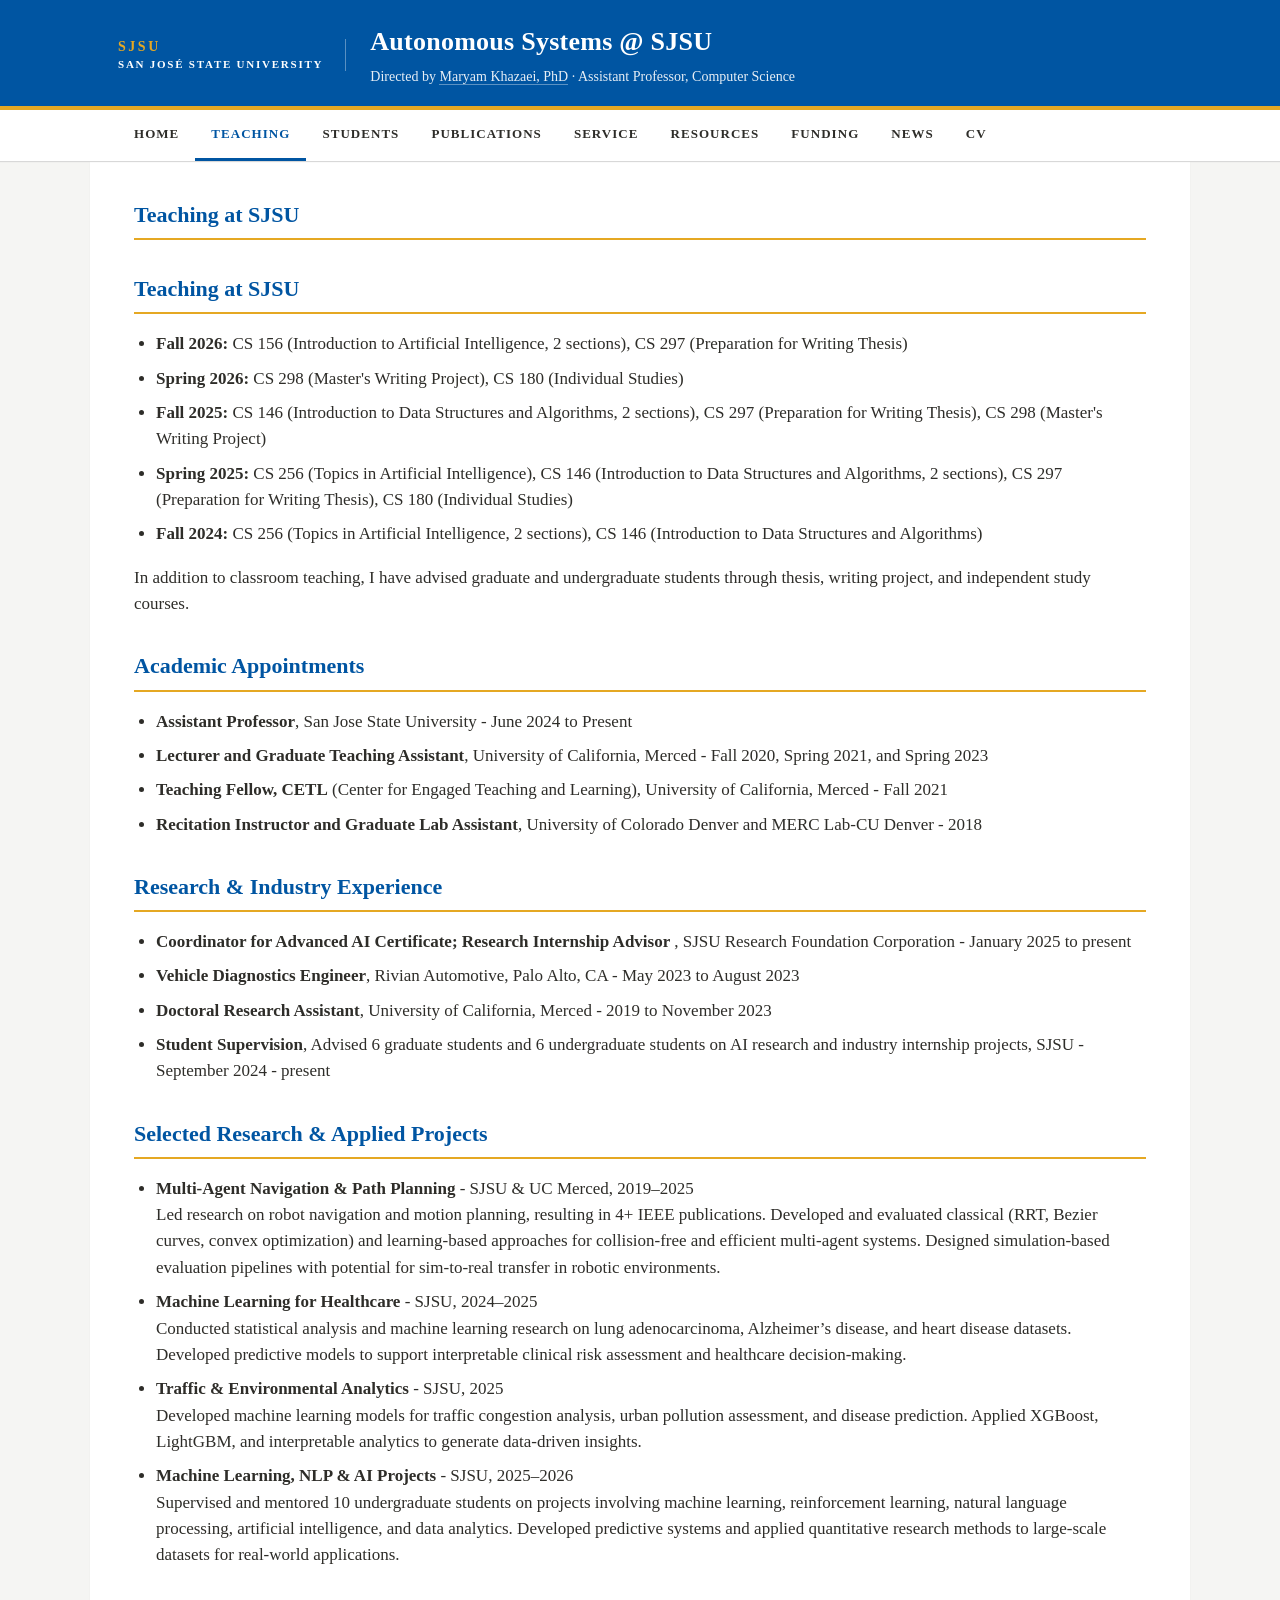
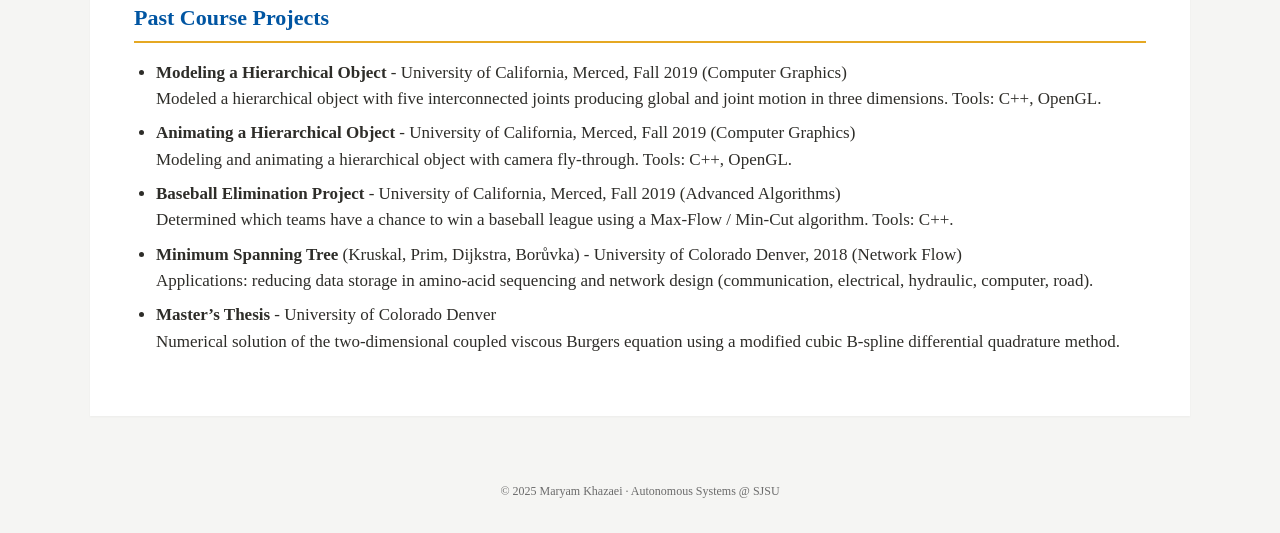
<file: teaching.html>
<!DOCTYPE html>
<html lang="en">
<head>
    <meta charset="UTF-8">
    <title>Teaching — Autonomous Systems @ SJSU</title>
    <meta name="viewport" content="width=device-width, initial-scale=1">
    <meta name="description" content="Teaching and academic appointments — Maryam Khazaei, Autonomous Systems @ SJSU.">
    <link rel="icon" type="image/x-icon" href="favicon.ico">
    <link rel="stylesheet" href="css/styles.css">
</head>
<body>

<header class="site-header">
    <div class="header-inner">
        <div class="brand-mark">SJSU<span>San José State University</span></div>
        <div class="titles">
            <h1><a href="index.html">Autonomous Systems @ SJSU</a></h1>
            <div class="pi">Directed by <a href="index.html">Maryam Khazaei, PhD</a> &middot; Assistant Professor, Computer Science</div>
        </div>
    </div>
</header>

<nav class="site-nav">
    <ul>
        <li><a href="index.html">Home</a></li>
        <li><a href="teaching.html" class="active">Teaching</a></li>
        <li><a href="students.html">Students</a></li>
        <li><a href="publications.html">Publications</a></li>
        <li><a href="service.html">Service</a></li>
        <li><a href="resources.html">Resources</a></li>
        <li><a href="funding.html">Funding</a></li>
        <li><a href="news.html">News</a></li>
        <li><a href="cv.html">CV</a></li>
    </ul>
</nav>

<main>

<h2>Teaching at SJSU</h2>


<h2>Teaching at SJSU</h2>


<ul>
    <li><strong>Fall 2026:</strong> CS 156 (Introduction to Artificial Intelligence, 2 sections), CS 297 (Preparation for Writing Thesis)</li>

<li><strong>Spring 2026:</strong> CS 298 (Master's Writing Project), CS 180 (Individual Studies)</li>

<li><strong>Fall 2025:</strong> CS 146 (Introduction to Data Structures and Algorithms, 2 sections), CS 297 (Preparation for Writing Thesis), CS 298 (Master's Writing Project)</li>

<li><strong>Spring 2025:</strong> CS 256 (Topics in Artificial Intelligence), CS 146 (Introduction to Data Structures and Algorithms, 2 sections), CS 297 (Preparation for Writing Thesis), CS 180 (Individual Studies)</li>

<li><strong>Fall 2024:</strong> CS 256 (Topics in Artificial Intelligence, 2 sections), CS 146 (Introduction to Data Structures and Algorithms)</li>


</ul>

<p>
In addition to classroom teaching, I have advised graduate and undergraduate students through thesis, writing project, and independent study courses.
</p>

    <h2>Academic Appointments</h2>
    <ul>
        <li><strong>Assistant Professor</strong>, San Jose State University - June 2024 to Present</li>
        <li><strong>Lecturer and Graduate Teaching Assistant</strong>, University of California, Merced - Fall 2020, Spring 2021, and Spring 2023</li>
        <li><strong>Teaching Fellow, CETL</strong> (Center for Engaged Teaching and Learning), University of California, Merced - Fall 2021</li>
        <li><strong>Recitation Instructor and Graduate Lab Assistant</strong>, University of Colorado Denver and MERC Lab-CU Denver - 2018</li>
    </ul>


        <h2> Research & Industry Experience </h2>
    <ul>
        <li><strong>Coordinator for Advanced AI Certificate; Research Internship Advisor </strong>, SJSU Research Foundation Corporation - January 2025 to present</li>
        <li><strong>Vehicle Diagnostics Engineer</strong>, Rivian Automotive, Palo Alto, CA - May 2023 to August 2023</li>
       <li><strong>Doctoral Research Assistant</strong>, University of California, Merced - 2019 to November 2023</li>
        <li><strong>Student Supervision</strong>, Advised 6 graduate students and 6 undergraduate students on AI research and industry internship projects, SJSU - September 2024 - present</li>
    </ul>


    <h2>Selected Research & Applied Projects</h2>
    <ul>
        <li>
             <strong>Multi-Agent Navigation &amp; Path Planning</strong> - SJSU &amp; UC Merced, 2019–2025<br>
             Led research on robot navigation and motion planning, resulting in 4+ IEEE publications. Developed and evaluated classical (RRT, Bezier curves, convex optimization) and learning-based approaches for collision-free and efficient multi-agent systems. Designed simulation-based evaluation pipelines with potential for sim-to-real transfer in robotic environments.<br>
        </li>
        <li>
            <strong>Machine Learning for Healthcare</strong> - SJSU, 2024–2025<br>
            Conducted statistical analysis and machine learning research on lung adenocarcinoma, Alzheimer’s disease, and heart disease datasets. Developed predictive models to support interpretable clinical risk assessment and healthcare decision-making.<br>
        </li>
        <li>
            <strong>Traffic &amp; Environmental Analytics</strong> - SJSU, 2025<br>
            Developed machine learning models for traffic congestion analysis, urban pollution assessment, and disease prediction. Applied XGBoost, LightGBM, and interpretable analytics to generate data-driven insights.</em><br>
        </li>
        <li>
            <strong>Machine Learning, NLP &amp; AI Projects</strong> - SJSU, 2025–2026<br>
            Supervised and mentored 10 undergraduate students on projects involving machine learning, reinforcement learning, natural language processing, artificial intelligence, and data analytics. Developed predictive systems and applied quantitative research methods to large-scale datasets for real-world applications.<br>
         </li>
    </ul>


    <h2>Past Course Projects</h2>
    <ul>
        <li>
            <strong>Modeling a Hierarchical Object</strong> - University of California, Merced, Fall 2019 (Computer Graphics)<br>
            Modeled a hierarchical object with five interconnected joints producing global and joint motion in three dimensions. Tools: C++, OpenGL.
        </li>
        <li>
            <strong>Animating a Hierarchical Object</strong> - University of California, Merced, Fall 2019 (Computer Graphics)<br>
            Modeling and animating a hierarchical object with camera fly-through. Tools: C++, OpenGL.
        </li>
        <li>
            <strong>Baseball Elimination Project</strong> - University of California, Merced, Fall 2019 (Advanced Algorithms)<br>
            Determined which teams have a chance to win a baseball league using a Max-Flow / Min-Cut algorithm. Tools: C++.
        </li>
        <li>
            <strong>Minimum Spanning Tree</strong> (Kruskal, Prim, Dijkstra, Borůvka) - University of Colorado Denver, 2018 (Network Flow)<br>
            Applications: reducing data storage in amino-acid sequencing and network design (communication, electrical, hydraulic, computer, road).
        </li>
        <li>
            <strong>Master&rsquo;s Thesis </strong> - University of Colorado Denver</strong><br>
            Numerical solution of the two-dimensional coupled viscous Burgers equation using a modified cubic B-spline differential quadrature method.
        </li>
    </ul>

</main>

<footer class="site-footer">
    &copy; 2025 Maryam Khazaei &middot; Autonomous Systems @ SJSU
</footer>

</body>
</html>
</file>
<file: css/styles.css>
/* Autonomous Systems @ SJSU — site styles
   Palette: SJSU Blue #0055A2, SJSU Gold #E5A823, Black #2E2D29 */

:root {
    --sjsu-blue: #0055A2;
    --sjsu-blue-dark: #003C71;
    --sjsu-gold: #E5A823;
    --sjsu-gold-dark: #C99A00;
    --ink: #2E2D29;
    --muted: #6b6b6b;
    --rule: #d8d8d8;
    --bg: #ffffff;
    --bg-soft: #f5f5f3;
    --content-max: 1100px;
}

* { box-sizing: border-box; }

html, body {
    margin: 0;
    padding: 0;
    background: var(--bg-soft);
    color: var(--ink);
    font-family: "Times New Roman", Times, serif;
    font-size: 17px;
    line-height: 1.55;
}

a {
    color: var(--sjsu-blue);
    text-decoration: none;
    border-bottom: 1px solid transparent;
    transition: color .15s ease, border-color .15s ease;
}
a:hover {
    color: var(--sjsu-gold-dark);
    border-bottom-color: var(--sjsu-gold);
}

/* ---------- Header ---------- */
.site-header {
    background: var(--sjsu-blue);
    color: #fff;
    border-bottom: 4px solid var(--sjsu-gold);
}
.site-header .header-inner {
    max-width: var(--content-max);
    margin: 0 auto;
    padding: 22px 28px 18px;
    display: flex;
    align-items: center;
    gap: 24px;
}
.site-header .brand-mark {
    font-family: "Times New Roman", Times, serif;
    font-weight: 700;
    font-size: 14px;
    letter-spacing: 0.18em;
    text-transform: uppercase;
    color: var(--sjsu-gold);
    border-right: 1px solid rgba(255,255,255,0.35);
    padding-right: 22px;
    line-height: 1.2;
}
.site-header .brand-mark span {
    display: block;
    color: #fff;
    font-size: 11px;
    letter-spacing: 0.16em;
    margin-top: 2px;
}
.site-header .titles h1 {
    margin: 0;
    font-size: 26px;
    font-weight: 600;
    letter-spacing: 0.01em;
}
.site-header .titles h1 a {
    color: #fff;
    border: none;
}
.site-header .titles h1 a:hover { color: var(--sjsu-gold); }
.site-header .titles .pi {
    margin-top: 4px;
    font-size: 14px;
    opacity: 0.9;
}
.site-header .titles .pi a { color: #fff; border-bottom-color: rgba(255,255,255,0.4); }

/* ---------- Navigation ---------- */
.site-nav {
    background: #fff;
    border-bottom: 1px solid var(--rule);
    position: sticky;
    top: 0;
    z-index: 50;
    box-shadow: 0 1px 0 rgba(0,0,0,0.02);
}
.site-nav ul {
    max-width: var(--content-max);
    margin: 0 auto;
    padding: 0 28px;
    list-style: none;
    display: flex;
    flex-wrap: wrap;
    gap: 0;
}
.site-nav li { margin: 0; }
.site-nav a {
    display: block;
    padding: 14px 16px;
    color: var(--ink);
    font-size: 13px;
    font-weight: 600;
    letter-spacing: 0.08em;
    text-transform: uppercase;
    border-bottom: 3px solid transparent;
    border-top: 0;
    border-left: 0;
    border-right: 0;
}
.site-nav a:hover {
    color: var(--sjsu-blue);
    border-bottom-color: var(--sjsu-gold);
}
.site-nav a.active {
    color: var(--sjsu-blue);
    border-bottom-color: var(--sjsu-blue);
}

/* ---------- Main content ---------- */
main {
    max-width: var(--content-max);
    margin: 0 auto 48px;
    background: #fff;
    padding: 36px 44px 44px;
    box-shadow: 0 1px 2px rgba(0,0,0,0.04);
}

h2 {
    color: var(--sjsu-blue);
    font-size: 22px;
    font-weight: 600;
    margin: 32px 0 12px;
    padding-bottom: 6px;
    border-bottom: 2px solid var(--sjsu-gold);
}
h2:first-child { margin-top: 0; }

h3 {
    color: var(--ink);
    font-size: 17px;
    font-weight: 600;
    margin: 22px 0 8px;
}

p { margin: 0 0 14px; }

ul, ol { padding-left: 22px; }
li { margin-bottom: 8px; }

hr {
    border: none;
    border-top: 1px solid var(--rule);
    margin: 28px 0;
}

strong { font-weight: 600; }

/* ---------- Profile block ---------- */
.profile {
    display: flex;
    gap: 28px;
    align-items: flex-start;
    margin-bottom: 12px;
}
.profile img {
    width: 200px;
    height: auto;
    border: 1px solid var(--rule);
    border-top: 4px solid var(--sjsu-gold);
}
.profile .meta { flex: 1; min-width: 0; }
.profile .meta h2 {
    margin-top: 0;
    margin-bottom: 6px;
    border: none;
    padding: 0;
    font-size: 26px;
}
.profile .meta .role {
    color: var(--muted);
    font-size: 15px;
    margin-bottom: 14px;
}
.profile .meta .role .institution { color: var(--sjsu-blue); font-weight: 600; }
.profile .meta .contact { font-size: 14px; line-height: 1.7; }
.profile .meta .contact .label {
    display: inline-block;
    width: 70px;
    color: var(--muted);
    text-transform: uppercase;
    font-size: 11px;
    letter-spacing: 0.08em;
}

/* ---------- Cards / callouts ---------- */
.lab-tag {
    display: inline-block;
    background: var(--sjsu-gold);
    color: var(--sjsu-blue-dark);
    padding: 4px 10px;
    font-size: 11px;
    font-weight: 700;
    letter-spacing: 0.12em;
    text-transform: uppercase;
    margin-bottom: 8px;
}

.callout {
    background: var(--bg-soft);
    border-left: 4px solid var(--sjsu-gold);
    padding: 14px 18px;
    margin: 18px 0;
}

.placeholder {
    color: var(--muted);
    font-style: italic;
    background: var(--bg-soft);
    border: 1px dashed var(--rule);
    padding: 18px 22px;
    margin: 14px 0;
}

/* ---------- Publications list ---------- */
.pub-list { list-style: none; padding-left: 0; }
.pub-list li {
    display: flex;
    gap: 18px;
    align-items: flex-start;
    padding: 14px 0;
    border-bottom: 1px solid var(--rule);
    margin-bottom: 0;
}
.pub-list li:last-child { border-bottom: none; }
.pub-preview {
    flex-shrink: 0;
    width: 110px;
    height: 80px;
    overflow: hidden;
    display: flex;
    align-items: center;
    justify-content: center;
    background: var(--bg-soft);
    border: 1px solid var(--rule);
}
.pub-preview img {
    max-width: 100%;
    max-height: 100%;
    display: block;
}
.pub-preview.empty {
    background: transparent;
    border: none;
}
.pub-body { flex: 1; min-width: 0; }
@media (max-width: 600px) {
    .pub-preview { width: 80px; height: 60px; }
}
.pub-status {
    display: inline-block;
    background: var(--sjsu-blue);
    color: #fff;
    font-size: 10px;
    font-weight: 700;
    letter-spacing: 0.1em;
    text-transform: uppercase;
    padding: 2px 8px;
    margin-right: 8px;
    vertical-align: 1px;
}
.pub-status.accepted { background: var(--sjsu-gold-dark); }
.pub-title { font-weight: 600; }
.pub-venue { color: var(--muted); font-size: 14px; display: block; margin-top: 2px; }

/* ---------- Student list ---------- */
.student-list {
    list-style: none;
    padding-left: 0;
    margin: 12px 0 0;
    display: grid;
    grid-template-columns: repeat(2, minmax(0, 1fr));
    gap: 18px 32px;
}
.student-list > li {
    display: flex;
    gap: 18px;
    align-items: flex-start;
    padding: 14px 0;
    border-bottom: 1px solid var(--rule);
    margin-bottom: 0;
}
.student-list > li:last-child { border-bottom: 1px solid var(--rule); }
@media (max-width: 720px) {
    .student-list { grid-template-columns: 1fr; gap: 0; }
    .student-list > li:last-child { border-bottom: none; }
}
.student-list img {
    width: 110px;
    height: 110px;
    object-fit: cover;
    border: 1px solid var(--rule);
    flex-shrink: 0;
}
.student-list .student-info { font-size: 14px; line-height: 1.6; }
.student-list .student-info .name {
    font-weight: 600;
    color: var(--sjsu-blue);
    font-size: 16px;
}
.student-list .student-info .label {
    color: var(--muted);
    font-weight: 600;
}

/* ---------- Footer ---------- */
.site-footer {
    max-width: var(--content-max);
    margin: 0 auto;
    padding: 18px 44px 32px;
    color: var(--muted);
    font-size: 12px;
    text-align: center;
}

/* ---------- Responsive ---------- */
@media (max-width: 760px) {
    .site-header .header-inner { flex-direction: column; align-items: flex-start; gap: 12px; padding: 18px 20px; }
    .site-header .brand-mark { border-right: none; border-bottom: 1px solid rgba(255,255,255,0.3); padding: 0 0 10px; }
    .site-nav ul { padding: 0 12px; }
    .site-nav a { padding: 12px 10px; font-size: 12px; letter-spacing: 0.04em; }
    main { padding: 24px 20px; margin-bottom: 24px; }
    .profile { flex-direction: column; gap: 18px; }
    .profile img { width: 160px; }
}
</file>
